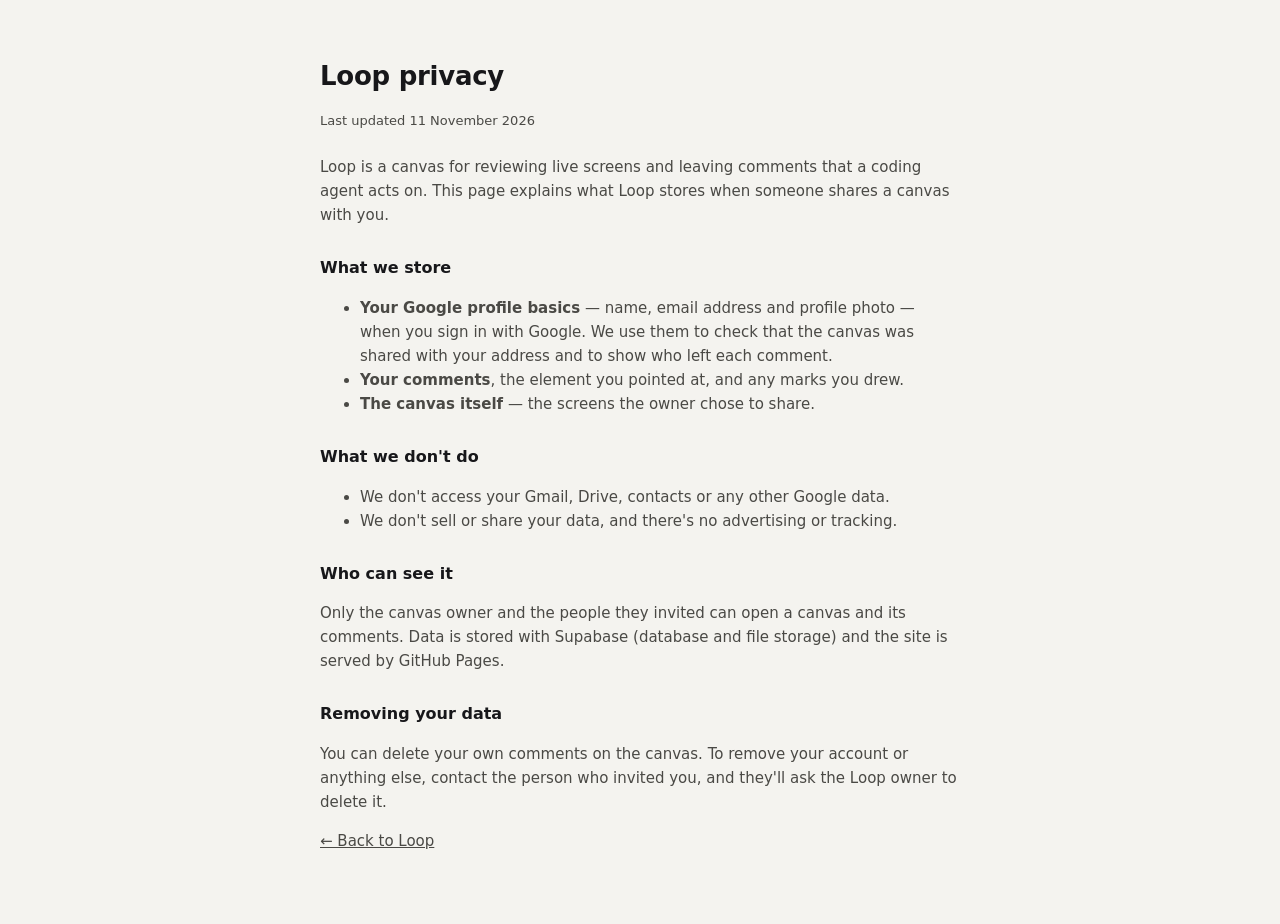
<file: privacy.html>
<!doctype html>
<html lang="en"><head><meta charset="utf-8"><meta name="viewport" content="width=device-width,initial-scale=1">
<title>Loop privacy</title>
<style>
:root{--paper:#F4F3EF;--ink:#17171A;--ink-2:#4A4945;--line:#E4E1D9;--surface:#fff}
@media (prefers-color-scheme:dark){:root{--paper:#141416;--ink:#EDEDEA;--ink-2:#C4C3BE;--line:#2E2E33;--surface:#1D1D20}}
body{margin:0;background:var(--paper);color:var(--ink);font:15px/1.6 Inter,ui-sans-serif,system-ui,-apple-system,sans-serif}
main{max-width:640px;margin:0 auto;padding:56px 16px}
h1{font-size:26px;letter-spacing:-.01em;margin:0 0 4px}h2{font-size:16px;margin:28px 0 6px}
p,li{color:var(--ink-2)}.meta{font-size:13px;color:var(--ink-2);margin-bottom:24px}a{color:inherit}
</style></head>
<body><main>
<h1>Loop privacy</h1>
<p class="meta">Last updated 11 November 2026</p>
<p>Loop is a canvas for reviewing live screens and leaving comments that a coding agent acts on. This page explains what Loop stores when someone shares a canvas with you.</p>
<h2>What we store</h2>
<ul>
<li><b>Your Google profile basics</b> — name, email address and profile photo — when you sign in with Google. We use them to check that the canvas was shared with your address and to show who left each comment.</li>
<li><b>Your comments</b>, the element you pointed at, and any marks you drew.</li>
<li><b>The canvas itself</b> — the screens the owner chose to share.</li>
</ul>
<h2>What we don't do</h2>
<ul>
<li>We don't access your Gmail, Drive, contacts or any other Google data.</li>
<li>We don't sell or share your data, and there's no advertising or tracking.</li>
</ul>
<h2>Who can see it</h2>
<p>Only the canvas owner and the people they invited can open a canvas and its comments. Data is stored with Supabase (database and file storage) and the site is served by GitHub Pages.</p>
<h2>Removing your data</h2>
<p>You can delete your own comments on the canvas. To remove your account or anything else, contact the person who invited you, and they'll ask the Loop owner to delete it.</p>
<p><a href="./">← Back to Loop</a></p>
</main></body></html>
</file>
